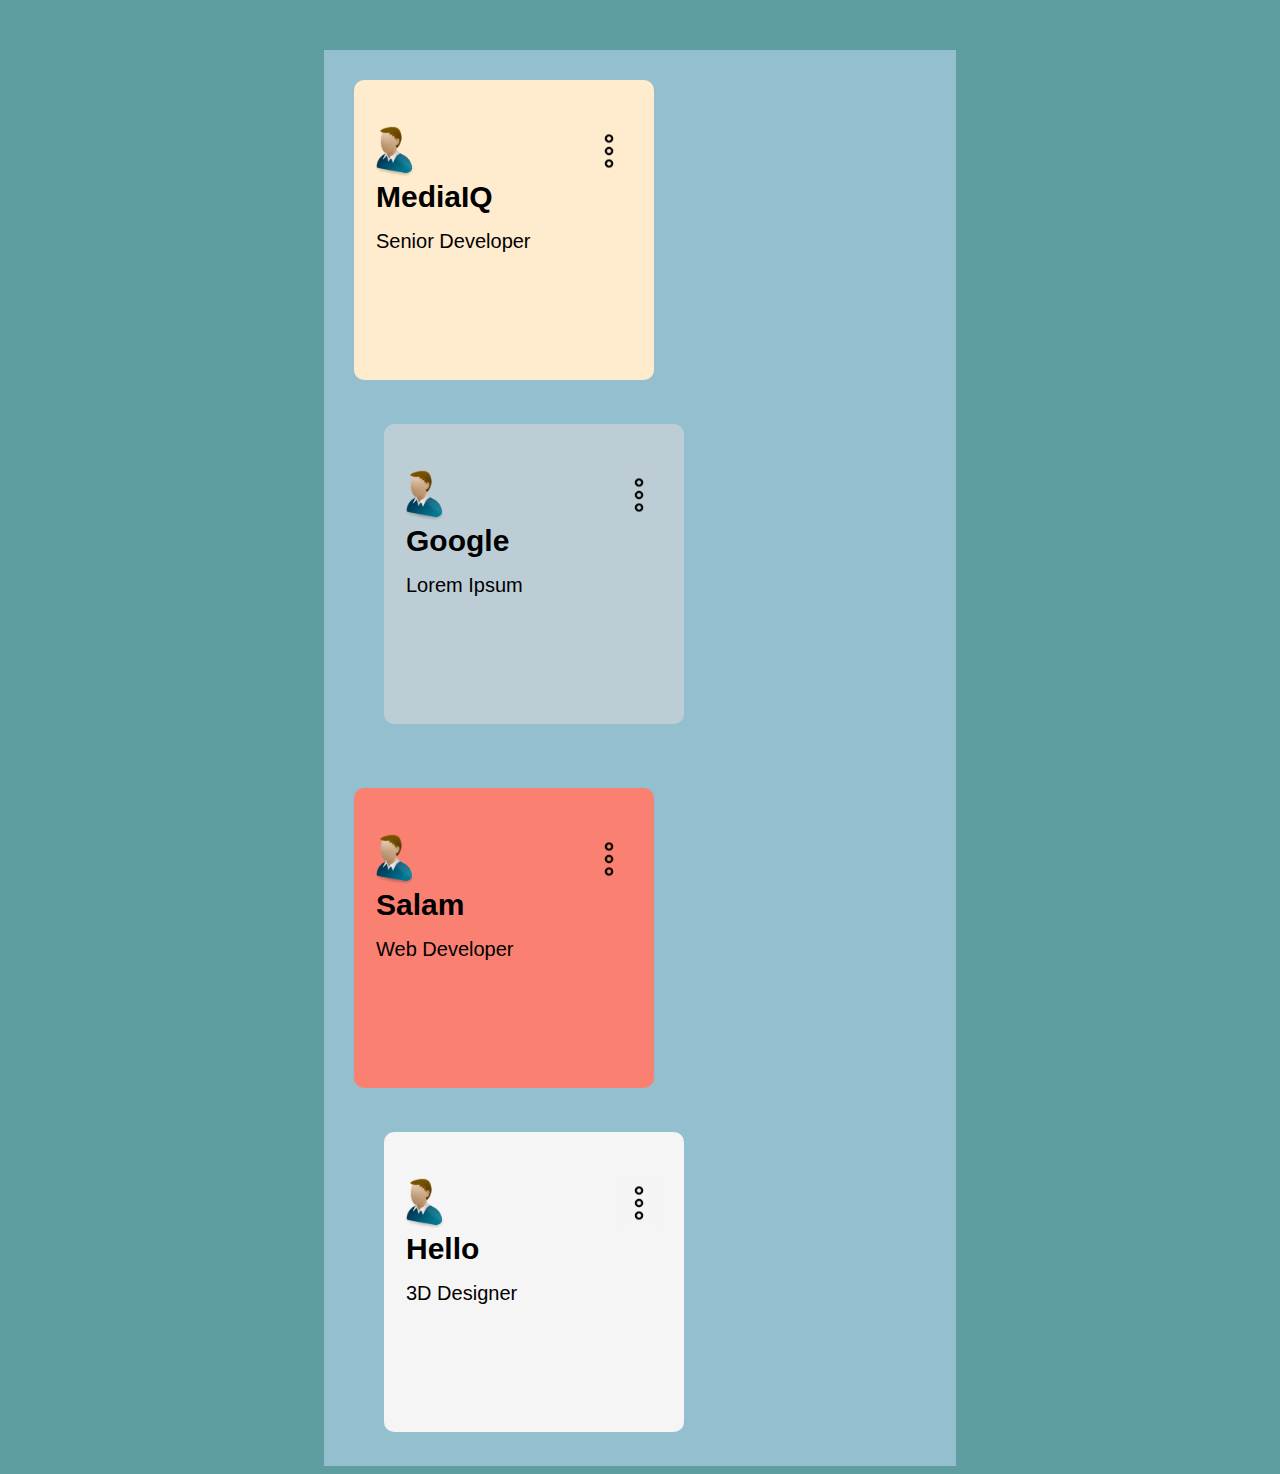
<file: Task1HTML/Task1.2/index.html>
<!DOCTYPE html>
<html lang="en">
<head>
    <meta charset="UTF-8">
    <meta http-equiv="X-UA-Compatible" content="IE=edge">
    <meta name="viewport" content="width=device-width, initial-scale=1.0">
    <link rel="stylesheet" href="style.css">
    <title>Task 1 part 2</title>
</head>
<body>
    <div class="box">
        <div class="innerDiv">
            <div class="container c-1" style="background-color: blanchedalmond;">
                <div class="left-corner">
                    <img class="imageStyle" src="images/person.png" alt="person">
                </div>
                <div class="tleft">MediaIQ</div>
                <div class="right-corner">
                    <img class="imageStyle" src="images/dots.png">
                </div>
                <div class="t-2">Senior Developer</div>
            </div>
            <div class="container c-2" style="background-color: #BDCDD6;">
                <div class="left-corner">
                    <img class="imageStyle" src="images/person.png" alt="person">
                </div>
                <div class="tleft">Google</div>
                <div class="right-corner">
                    <img class="imageStyle" src="images/dots.png">
                </div>
                <div class="t-2">Lorem Ipsum</div>
            </div>
        </div>

        <div class="innerDiv">
            <div class="container c-1" style="background-color: salmon;">
                <div class="left-corner">
                    <img class="imageStyle" src="images/person.png" alt="person">
                </div>
                <div class="tleft">Salam</div>
                <div class="right-corner">
                    <img class="imageStyle" src="images/dots.png">
                </div>
                <div class="t-2">Web Developer</div>
            </div>
            <div class="container c-2" style="background-color: whitesmoke;">
                <div class="left-corner">
                    <img class="imageStyle" src="images/person.png" alt="person">
                </div>
                <div class="tleft">Hello</div>
                <div class="right-corner">
                    <img class="imageStyle" src="images/dots.png">
                </div>
                <div class="t-2">3D Designer</div>
            </div>
        </div>
    </div>
</body>
</html>
</file>
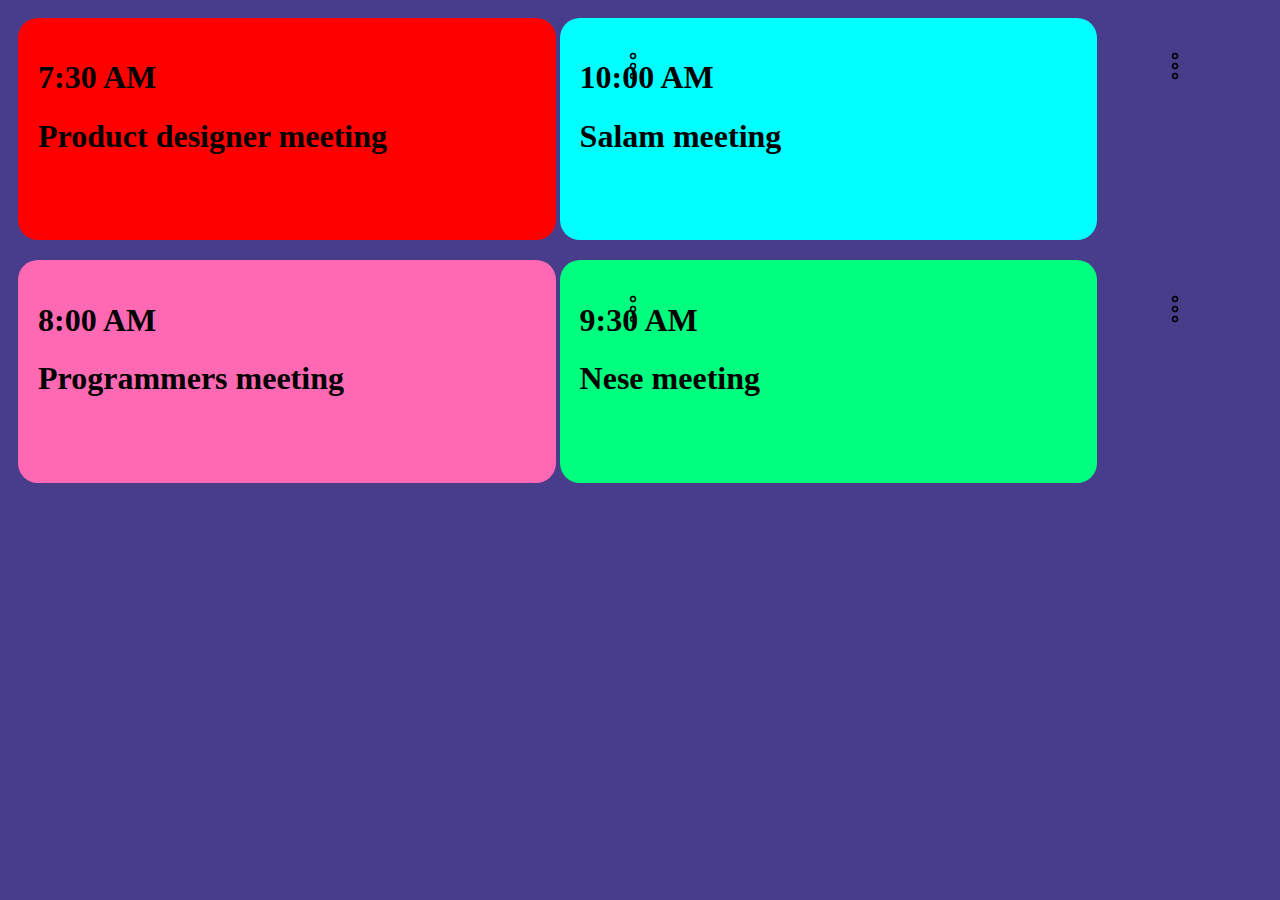
<file: Task1HTML/Task1/index.html>
<!DOCTYPE html>
<html lang="en">

<head>
    <meta charset="UTF-8">
    <meta http-equiv="X-UA-Compatible" content="IE=edge">
    <meta name="viewport" content="width=device-width, initial-scale=1.0">
    <link rel="stylesheet" href="style.css">
    <title>Courses</title>
</head>

<body>
    <div class="box">

        <div class="mainDiv" style="background-color: red;">
            <div class="innnerDiv">
                <h1>7:30 AM</h1>
                <h1>Product designer meeting</h1>
            </div>
            <div class="right-corner">
                <img src="images/dots.png" style="height: 40px; width: 40px;">
            </div>
        </div>

        <div class="mainDiv" style="background-color: aqua;">
            <div class="innnerDiv">
                <h1>10:00 AM</h1>
                <h1>Salam meeting</h1>
            </div>
            <div class="right-corner">
                <img src="images/dots.png" style="height: 40px; width: 40px;">
            </div>
        </div>
    </div>

    <div class="box">
    
        <div class="mainDiv" style="background-color: hotpink;">
            <div class="innnerDiv">
                <h1>8:00 AM</h1>
                <h1>Programmers meeting</h1>
            </div>
            <div class="right-corner">
                <img src="images/dots.png" style="height: 40px; width: 40px;">
            </div>
        </div>
    
        <div class="mainDiv" style="background-color: springgreen;">
            <div class="innnerDiv">
                <h1>9:30 AM</h1>
                <h1>Nese meeting</h1>
            </div>
            <div class="right-corner">
                <img src="images/dots.png" style="height: 40px; width: 40px;">
            </div>
        </div>
    </div>
</body>

</html>
</file>
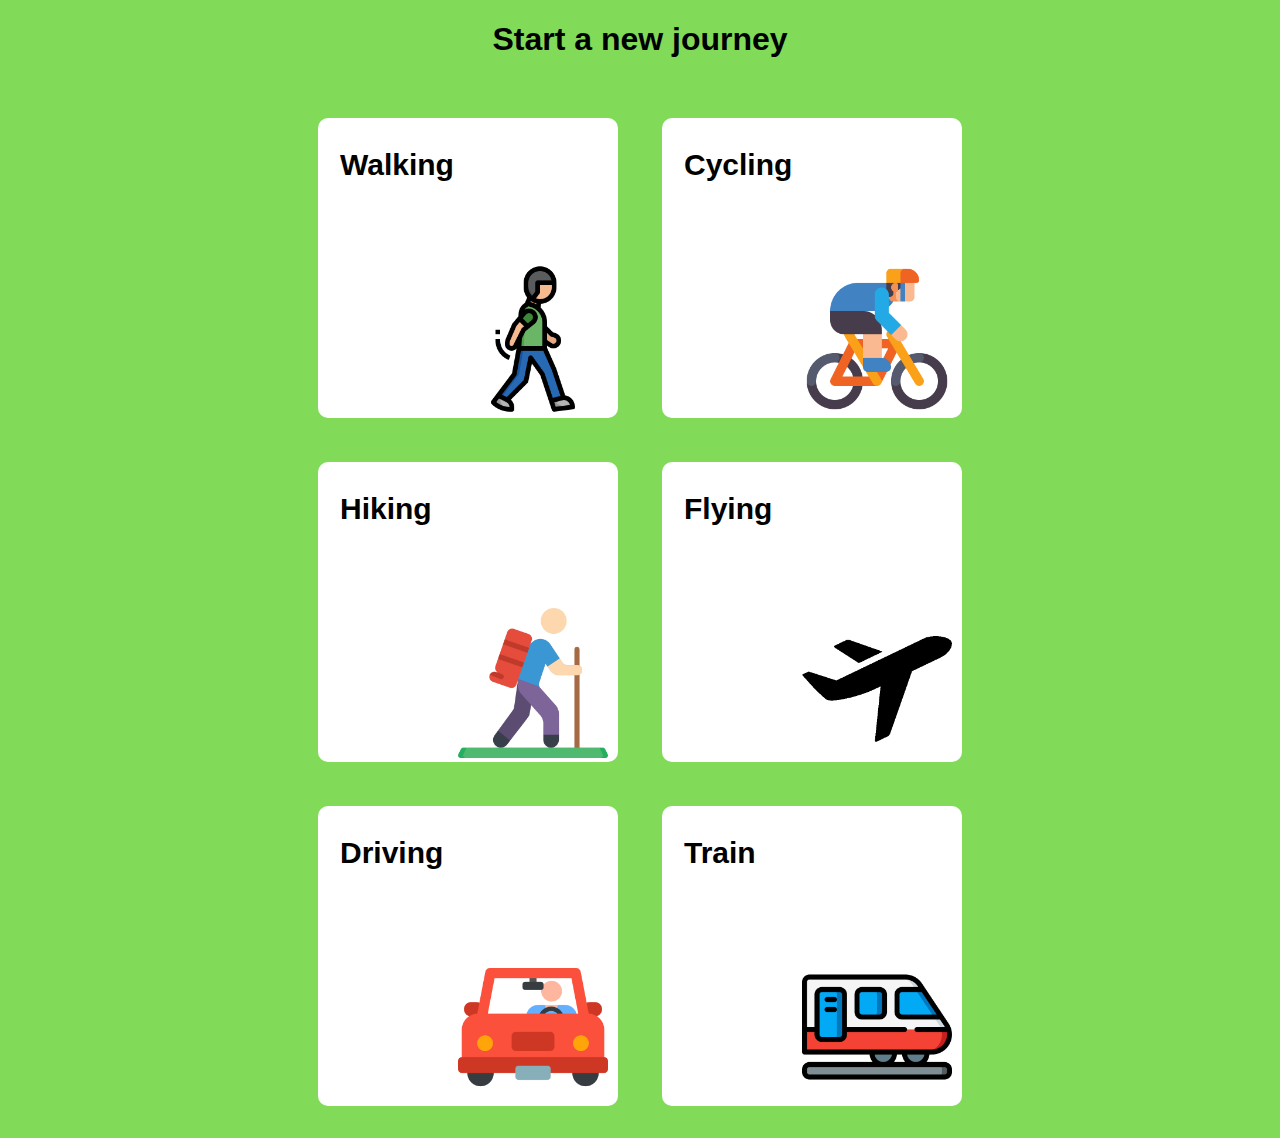
<file: Task1HTML/Web/index.html>
<!DOCTYPE html>
<html lang="en">

<head>
    <meta charset="UTF-8">
    <meta http-equiv="X-UA-Compatible" content="IE=edge">
    <meta name="viewport" content="width=device-width, initial-scale=1.0">
    <title>Document</title>
    <link rel="stylesheet" href="style.css">


</head>

<body>


    <h1> Start a new journey</h1>
    <br>
    <div class="boxes">



        <div>
            <div class="container">
                <div class="right-corner">
                    <img src="image/manwalking.png">
                </div>
                <div class="tleft">Walking</div>

            </div>

            <div class="container">
                <div class="right-corner">
                    <img src="image/cycling.png" alt="cycling">
                </div>
                <div class="tleft">Cycling</div>
            </div>

        </div>

        <div>
            <div class="container">
                <div class="right-corner">
                    <img src="image/Hiking.png" alt="Hiking">
                </div>
                <div class="tleft">Hiking</div>


            </div>



            <div class="container">
                <div class="right-corner">
                    <img src="image/Flying.jpg" alt="Flying">
                </div>
                <div class="tleft">Flying</div>
            </div>

        </div>

        <div>
            <div class="container">
                <div class="right-corner">
                    <img src="image/Driving.png" alt="Driving">
                </div>
                <div class="tleft">Driving</div>
            </div>
            <div class="container">
                <div class="right-corner">
                    <img src="image/Train.png" alt="Driving">
                </div>
                <div class="tleft">Train</div>
            </div>
        </div>


    </div>


</body>

</html>
</file>
<file: Task1HTML/Task1.2/style.css>
body{
    background-color: cadetblue;
}

.box{
    background-color: #93BFCF;
    margin: auto;
    width: 50% ;
    height: auto;
    margin-top: 50px;
}

.innerDiv{
    padding: 10px;
}

.container {
    display: inline-block;
    position: relative;
    color: black;
    margin: 20px;
    border-radius: 10px;
    background-color: white;
    width: 300px;
    height: 300px;
    display: inline-block;
    
}

.right-corner {
    position: absolute;
    bottom: 200px;
    right: 0px;
    left: 230px;

}

.left-corner {
    position: absolute;
    bottom: 200px;
    margin-left: 15px;
    left: 0px;

}

.imageStyle{
    height: 50px;
    width: 50px;
}

.tleft {

    position: absolute;
    top: 100px;
    left: 22px;
    color: black;
    font-size: 30px;
    font-weight: bold;
    font-family:'Gill Sans', 'Gill Sans MT', Calibri, 'Trebuchet MS', sans-serif
}

.t-2{
    position: absolute;
    top: 150px;
    left: 22px;
    color: black;
    font-size: 20px;
    font-weight: 100;
    font-family:'Gill Sans', 'Gill Sans MT', Calibri, 'Trebuchet MS', sans-serif
}



.c-2{
    margin-left: 50px;
}
</file>
<file: Task1HTML/Task1/style.css>
.mainDiv {

    width: 40%;
    margin: auto;
    border-radius: 20px;
    padding: 20px;
    height: auto;
    display: inline-block;
}

.box {
    margin: auto;
    padding: 10px;
}

.right-corner {
    position: relative;
    bottom: 130px;
    right: 0px;
    left: 575px;

}

.innerDiv {
    display: inline-block;
}

body {
    background-color: darkslateblue;
}
</file>
<file: Task1HTML/Web/style.css>
body {
    background-color: rgb(129, 218, 88);
    text-align: center;

}

h1 {

    font-weight: bold;
    font-family: 'Lucida Sans', 'Lucida Sans Regular', 'Lucida Grande', 'Lucida Sans Unicode', Geneva, Verdana, sans-serif;
    text-align: center;

}

img {
    width: 150px;
    height: 150px;
}

.container {
    display: inline-block;
    position: relative;
    color: black;
    margin: 20px;
    border-radius: 10px;
    background-color: white;
    width: 300px;
    height: 300px;
    display: inline-block;
}

.tleft {

    position: absolute;
    top: 30px;
    left: 22px;
    color: black;
    font-size: 30px;
    font-weight: bold;
    font-family:'Gill Sans', 'Gill Sans MT', Calibri, 'Trebuchet MS', sans-serif
}

.right-corner {
    position: absolute;
    bottom: 0px;
    right: 0px;
    left: 130px;

}

.boxes {
    display: inline-block;
    flex-wrap: wrap;
    text-align: center;
}
</file>
